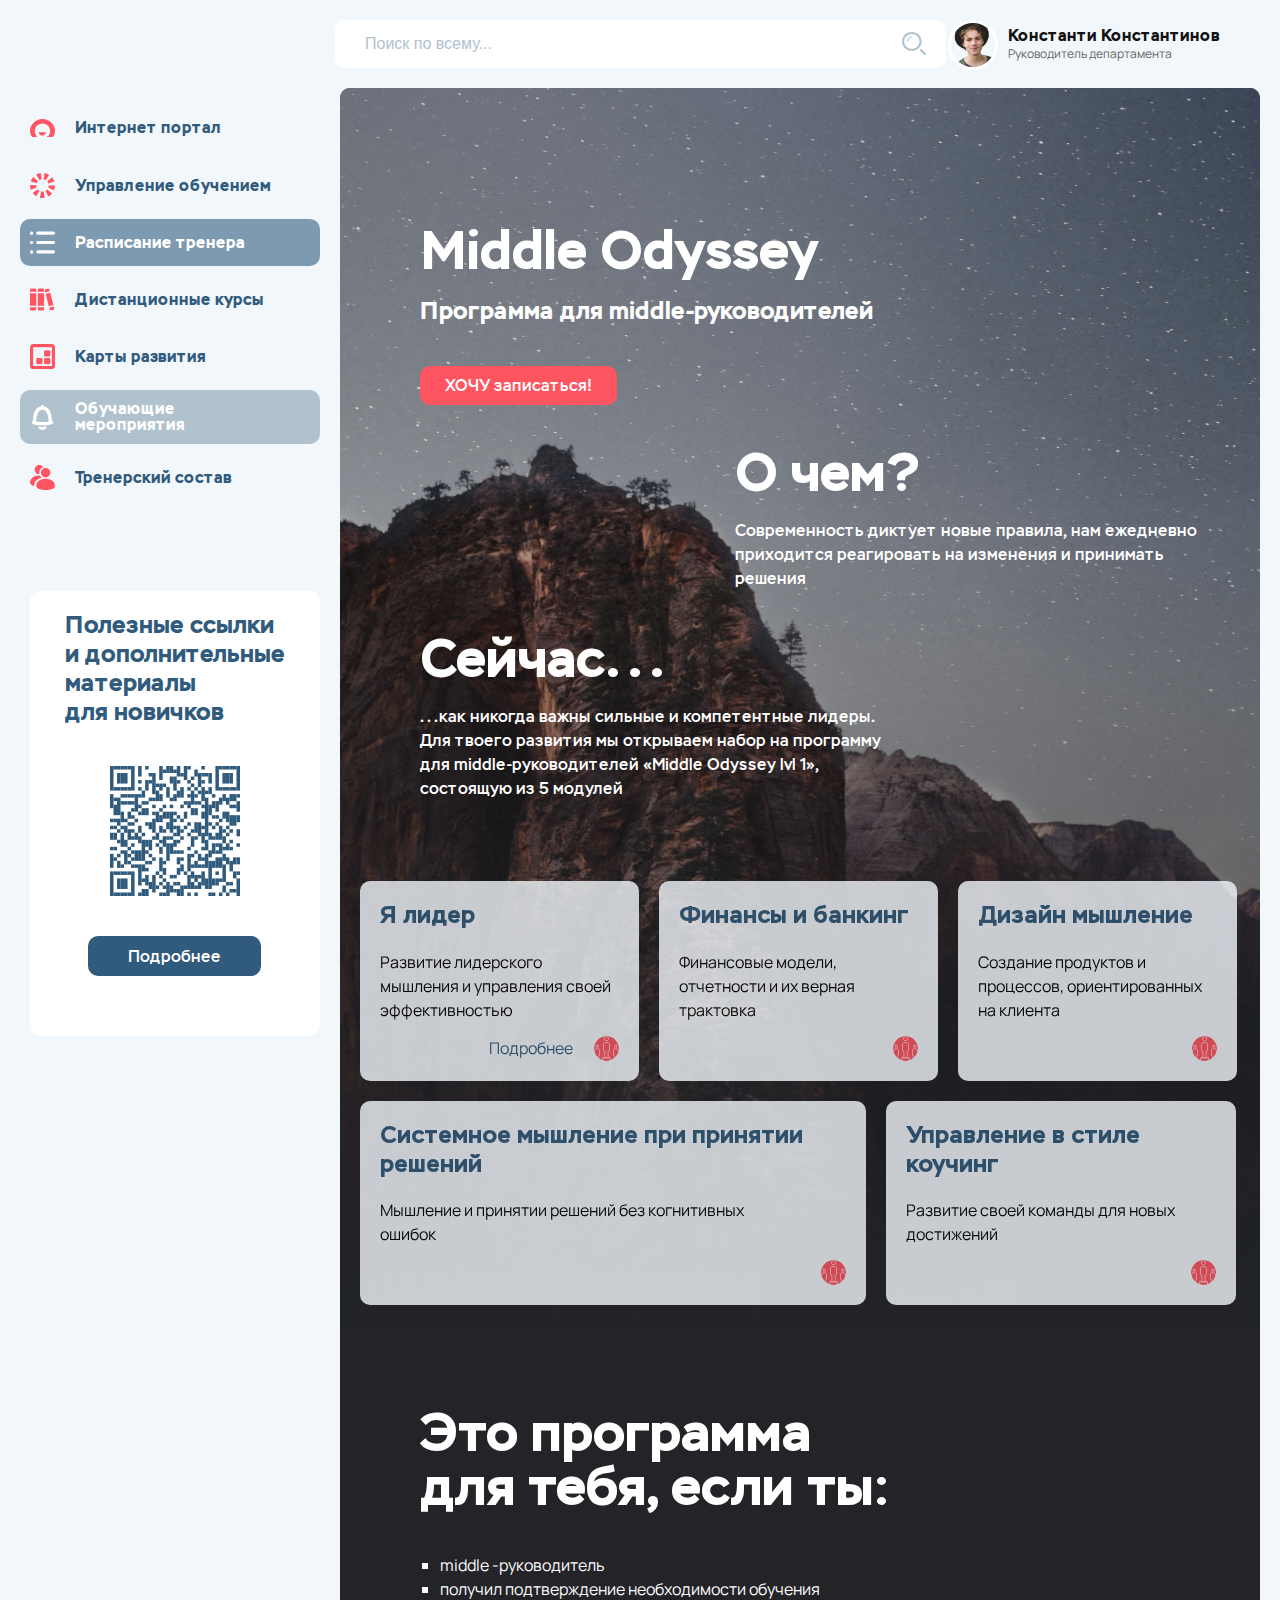
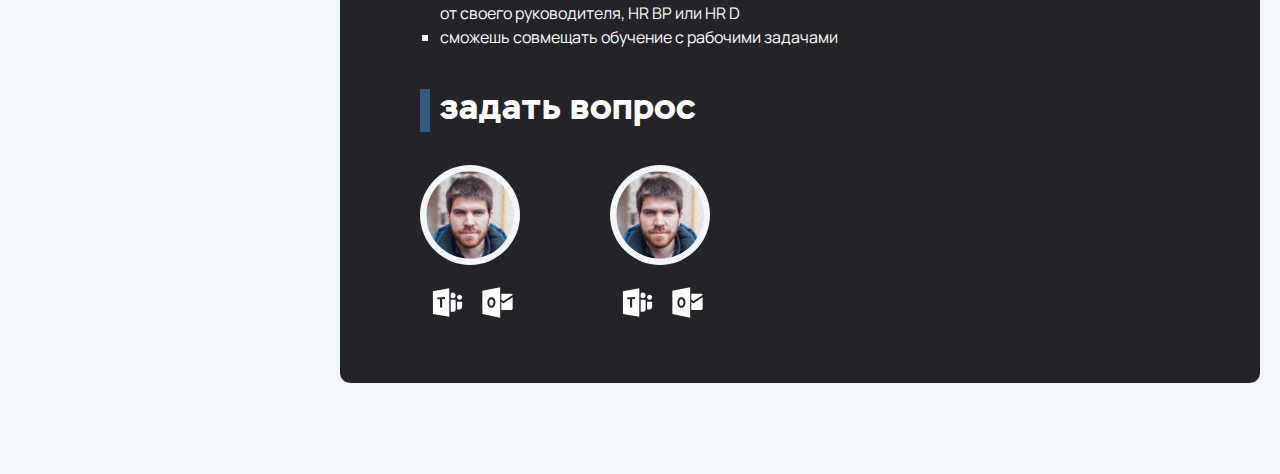
<file: index.html>
<!doctype html>
<html lang="ru">
<head>
    <meta charset="UTF-8">
    <meta name="viewport" content="width=device-width, user-scalable=no, initial-scale=1.0, maximum-scale=1.0, minimum-scale=1.0">
    <meta http-equiv="X-UA-Compatible" content="ie=edge">
    <link rel="stylesheet" href="assets/css/style.css">
    <title>Главная</title>
</head>
<body>

    <header class="header">
        <div class="container">
            <div class="header__inner">
                <div class="header__search">
                    <form class="search-form" role="search">
                        <input class="search-form-label" id="search" placeholder="Поиск по всему..." type="search">
                        <button class="search-form-button">
                            <img src="assets/images/svg/search-1.svg" alt="">
                        </button>
                    </form>
                </div> <!-- header__search -->
                <div class="header__profile">
                    <div class="header__profile_img">
                        <img src="assets/images/foto.png" alt="">
                    </div>
                    <div class="header__profile-inner">
                        <div class="header__profile_name">Константи Константинов</div>
                        <div class="header__profile_post">Руководитель департамента</div>
                    </div>
                </div> <!-- header__profile -->
            </div> <!-- header__inner -->
        </div> <!-- container -->
    </header>
	
	<div class="burger__menu">
		<img class="burger__menu-img" src="assets/images/svg/hamburger_menu.svg" alt="">
	</div>

    <div class="container">
        <div class="wrapper">
            <aside class="aside">
                <div class="aside__block">
                    <div class="aside__block-item">
                        <img class="aside__block-item_img" src="assets/images/svg/homeletter.svg" alt="">
                        <a class="aside__block-item_text" href="#">Интернет портал</a>
                    </div>
                    <div class="aside__block-item">
                        <img class="aside__block-item_img" src="assets/images/svg/Icon-staging.svg" alt="">
                        <a class="aside__block-item_text" href="#">Управление обучением</a>
                    </div>
                    <div class="aside__block-item hover">
                        <img class="aside__block-item_img" src="assets/images/svg/Icon-list-ul.svg" alt="">
                        <a class="aside__block-item_text" href="#">Расписание тренера</a>
                    </div>
                    <div class="aside__block-item">
                        <img class="aside__block-item_img" src="assets/images/svg/Icon-books.svg" alt="">
                        <a class="aside__block-item_text" href="#">Дистанционные курсы</a>
                    </div>
                    <div class="aside__block-item">
                        <img class="aside__block-item_img" src="assets/images/svg/Icon-box-container.svg" alt="">
                        <a class="aside__block-item_text" href="#">Карты развития</a>
                    </div>
                    <div class="aside__block-item current">
                        <img class="aside__block-item_img" src="assets/images/svg/Icon-bell-on.svg" alt="">
                        <a class="aside__block-item_text" href="events.html">Обучающие мероприятия</a>
                    </div>
                    <div class="aside__block-item">
                        <img class="aside__block-item_img" src="assets/images/svg/users.svg" alt="">
                        <a class="aside__block-item_text" href="#">Тренерский состав</a>
                    </div>
                </div> <!-- aside__block -->
                <div class="qr">
                    <div class="qr__title">Полезные ссылки <br> и дополнительные <br> материалы <br> для новичков</div>
                    <img class="qr__img" src="assets/images/svg/QR.svg" width="130" alt="">
                    <button class="qr__button">Подробнее</button>
                </div>
            </aside>

            <div class="main-wrapper">
                <main class="main">
                    <div class="main__inner">
                        <section class="main__inner_block">
                            <div class="main__inner_block-title">Middle Odyssey</div>
                            <div class="main__inner_block-subtitle">Программа для middle-руководителей</div>
                            <div class="button-wrapper">
                                <button class="button-red">ХОЧУ записаться!</button>
                            </div>
                        </section>
                        <section class="main__inner_block block-right">
                            <div class="main__inner_block-title">О чем?</div>
                            <div class="main__inner_block-text">Современность диктует новые правила, нам ежедневно приходится реагировать на изменения и принимать решения</div>
                        </section>
                        <section class="main__inner_block">
                            <div class="main__inner_block-title">Сейчас...</div>
                            <div class="main__inner_block-text">...как никогда важны сильные и компетентные лидеры. <br> Для твоего развития мы открываем набор на программу
                                <br> для middle-руководителей «Middle Odyssey lvl 1», <br> состоящую из 5 модулей</div>
                        </section>
                    </div>
                    <div class="main__cards">
                        <div class="main__cards__card">
                            <div class="main__cards__card_inner">
                                <div class="main__cards__card_title">Я лидер</div>
                                <div class="main__cards__card_text">Развитие лидерского мышления и управления своей эффективностью</div>
                                <div class="main__cards__card_footer">
                                    <a class="main__cards__card_link" href="#">Подробнее</a>
                                    <img src="assets/images/svg/red-elipse.svg" alt="">
                                </div>
                            </div>
                        </div> <!-- main__cards__card -->
                        <div class="main__cards__card">
                            <div class="main__cards__card_inner">
                                <div class="main__cards__card_title">Финансы и банкинг</div>
                                <div class="main__cards__card_text">Финансовые модели, отчетности и их верная трактовка</div>
                                <div class="main__cards__card_footer">
                                    <img src="assets/images/svg/red-elipse.svg" alt="">
                                </div>
                            </div>
                        </div> <!-- main__cards__card -->
                        <div class="main__cards__card">
                            <div class="main__cards__card_inner">
                                <div class="main__cards__card_title">Дизайн мышление</div>
                                <div class="main__cards__card_text">Создание продуктов и процессов, ориентированных на клиента
                                </div>
                                <div class="main__cards__card_footer">
                                    <img src="assets/images/svg/red-elipse.svg" alt="">
                                </div>
                            </div>
                        </div> <!-- main__cards__card -->
                        <div class="main__cards__card card-60">
                            <div class="main__cards__card_inner">
                                <div class="main__cards__card_title">Системное мышление при принятии решений</div>
                                <div class="main__cards__card_text">Мышление и принятии решений без когнитивных <br> ошибок</div>
                                <div class="main__cards__card_footer">
                                    <img src="assets/images/svg/red-elipse.svg" alt="">
                                </div>
                            </div>
                        </div> <!-- main__cards__card -->
                        <div class="main__cards__card card-40">
                            <div class="main__cards__card_inner">
                                <div class="main__cards__card_title">Управление в стиле коучинг</div>
                                <div class="main__cards__card_text">Развитие своей команды для новых достижений</div>
                                <div class="main__cards__card_footer">
                                    <img src="assets/images/svg/red-elipse.svg" alt="">
                                </div>
                            </div>
                        </div> <!-- main__cards__card -->
                    </div> <!-- main__cards -->
                </main>
	
				<section class="info">
					<div class="info__title">Это программа <br> для тебя, если ты:</div>
					<ul class="list info__list">
						<li>middle -руководитель</li>
						<li>получил подтверждение необходимости обучения <br> от своего руководителя, HR BP или HR D</li>
						<li>сможешь совмещать обучение с рабочими задачами</li>
					</ul>
				</section>
				
                <footer class="footer">
                    <div class="footer__inner">
                        <h2 class="footer__subtitle">задать вопрос</h2>
                        <div class="footer__icons">
                            <div class="footer__icons_block">
                                <img class="footer__icons_photo" src="assets/images/svg/foto.svg" alt="">
                                <div class="footer__icons_inner">
                                    <img class="footer__icons_icon" src="assets/images/svg/bxl_microsoft-teams.svg" alt="">
                                    <img class="footer__icons_icon" src="assets/images/svg/vscode-icons_file-type-outlook.svg" alt="">
                                </div>
                            </div>
                            <div class="footer__icons_block">
                                <img class="footer__icons_photo" src="assets/images/svg/foto.svg" alt="">
                                <div class="footer__icons_inner">
                                    <img class="footer__icons_icon" src="assets/images/svg/bxl_microsoft-teams.svg" alt="">
                                    <img class="footer__icons_icon" src="assets/images/svg/vscode-icons_file-type-outlook.svg" alt="">
                                </div>
                            </div>
                        </div>
                    </div> <!-- footer__inner -->
                </footer>
            </div> <!--- main-wrapper --->
        </div> <!--- wrapper --->
    </div> <!-- container -->

</body>
</html>
</file>
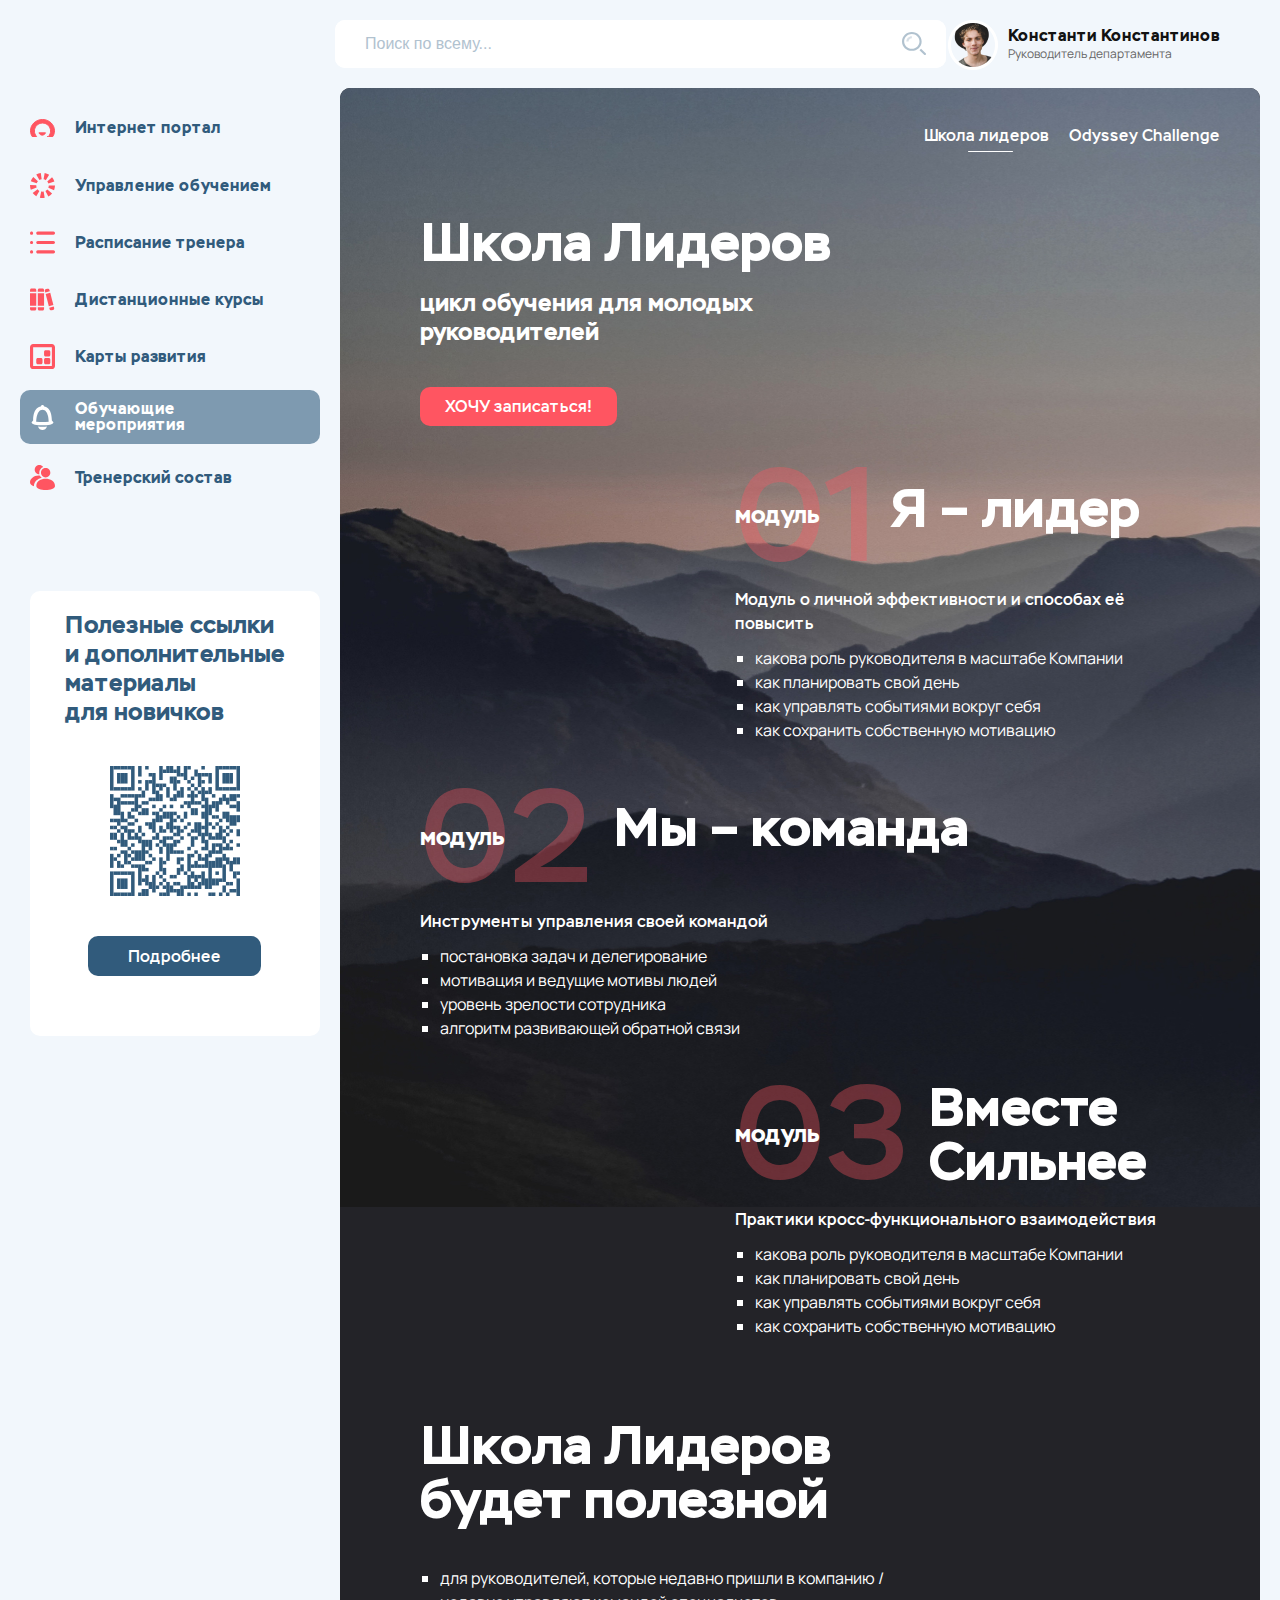
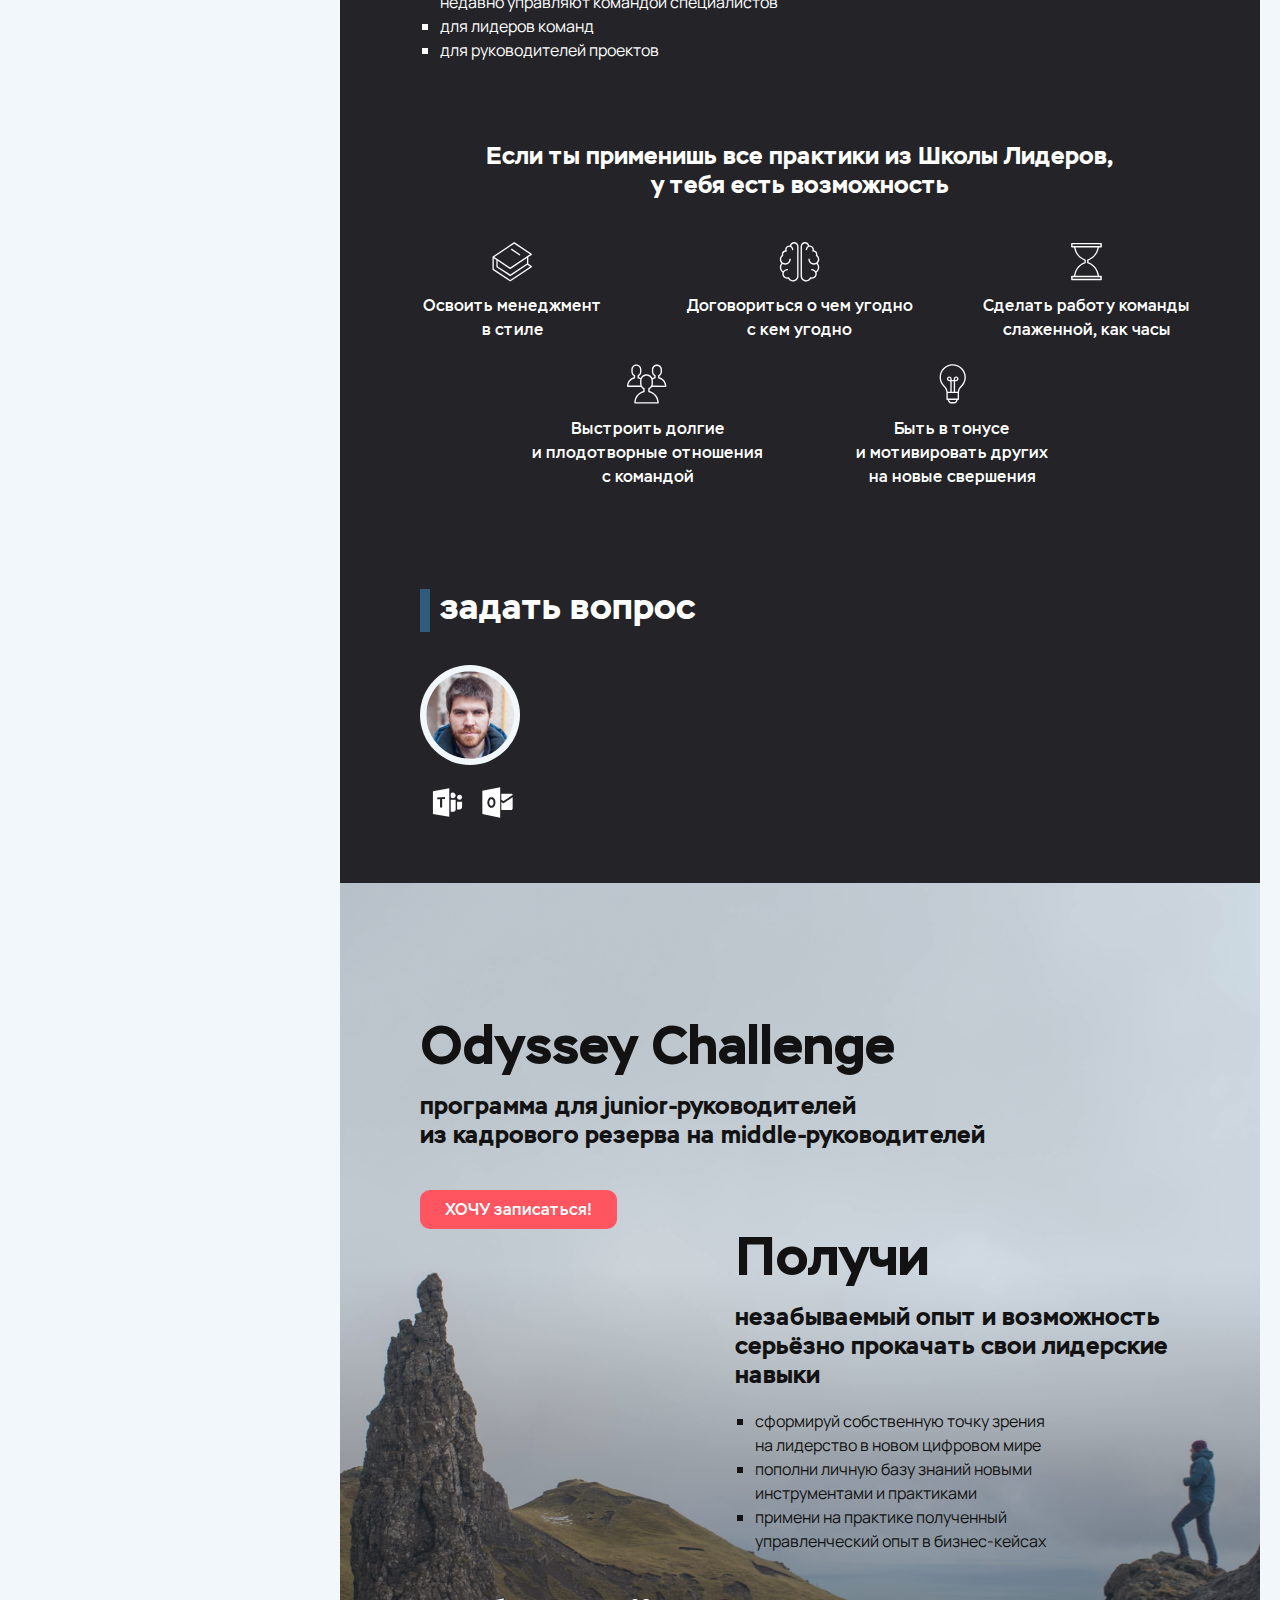
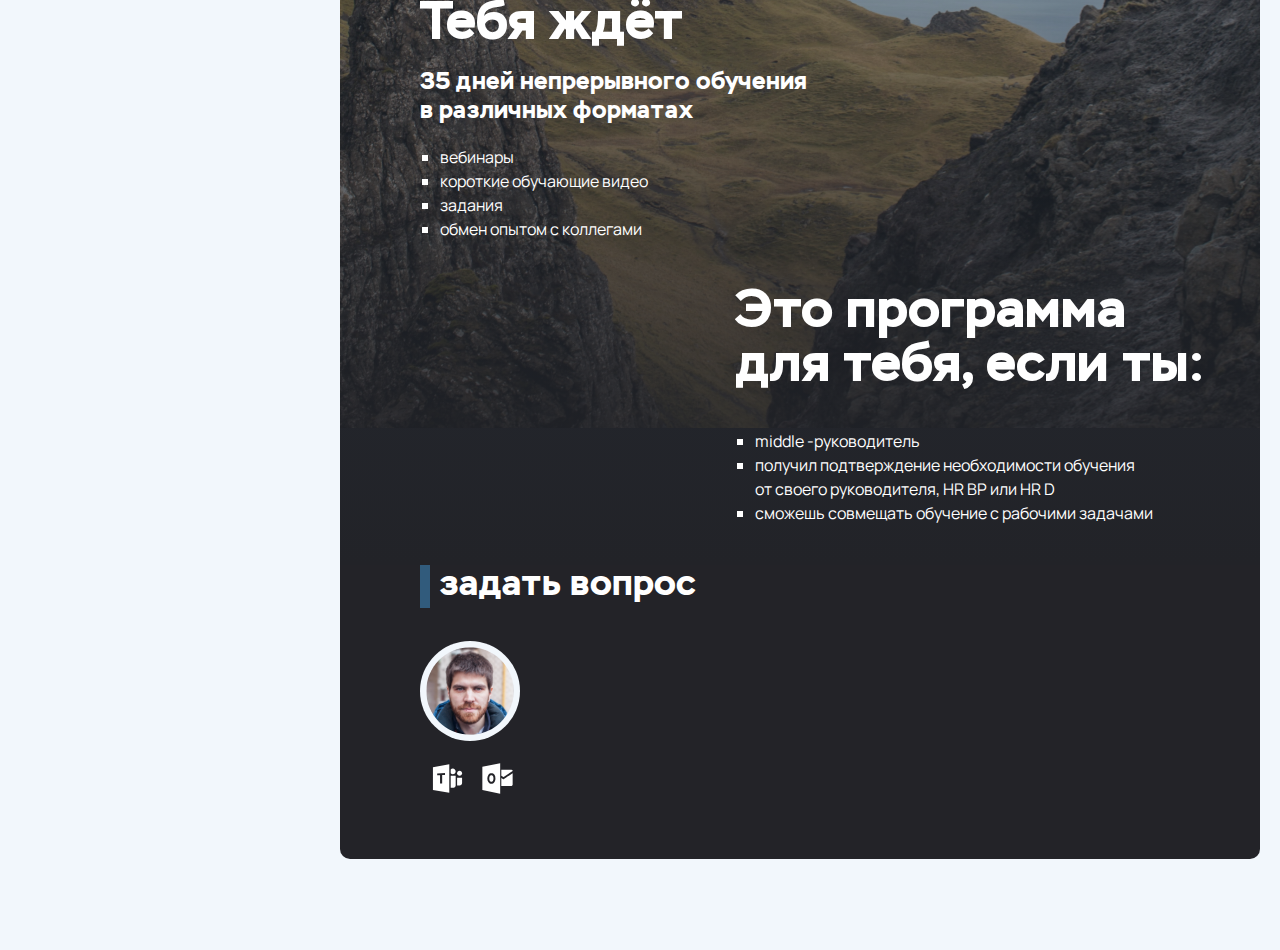
<file: events.html>
<!doctype html>
<html lang="ru">
<head>
	<meta charset="UTF-8">
	<meta name="viewport" content="width=device-width, user-scalable=no, initial-scale=1.0, maximum-scale=1.0, minimum-scale=1.0">
	<meta http-equiv="X-UA-Compatible" content="ie=edge">
	<link rel="stylesheet" href="assets/css/style.css">
	<title>Мероприятия</title>
</head>
<body>

	<header class="header">
		<div class="container">
			<div class="header__inner">
				<div class="header__search">
					<form class="search-form" role="search">
						<input class="search-form-label" id="search" placeholder="Поиск по всему..." type="search">
						<button class="search-form-button">
							<img src="assets/images/svg/search-1.svg" alt="">
						</button>
					</form>
				</div> <!-- header__search -->
				<div class="header__profile">
					<div class="header__profile_img">
						<img src="assets/images/foto.png" alt="">
					</div>
					<div class="header__profile-inner">
						<div class="header__profile_name">Константи Константинов</div>
						<div class="header__profile_post">Руководитель департамента</div>
					</div>
				</div> <!-- header__profile -->
			</div> <!-- header__inner -->
		</div> <!-- container -->
	</header>
	
	<div class="container">
		<div class="wrapper">
			<aside class="aside">
				<div class="aside__block">
					<div class="aside__block-item">
						<img class="aside__block-item_img" src="assets/images/svg/homeletter.svg" alt="">
						<a class="aside__block-item_text" href="#">Интернет портал</a>
					</div>
					<div class="aside__block-item">
						<img class="aside__block-item_img" src="assets/images/svg/Icon-staging.svg" alt="">
						<a class="aside__block-item_text" href="#">Управление обучением</a>
					</div>
					<div class="aside__block-item">
						<img class="aside__block-item_img" src="assets/images/svg/Icon-list-ul_events.svg" alt="">
						<a class="aside__block-item_text" href="#">Расписание тренера</a>
					</div>
					<div class="aside__block-item">
						<img class="aside__block-item_img" src="assets/images/svg/Icon-books.svg" alt="">
						<a class="aside__block-item_text" href="#">Дистанционные курсы</a>
					</div>
					<div class="aside__block-item">
						<img class="aside__block-item_img" src="assets/images/svg/Icon-box-container.svg" alt="">
						<a class="aside__block-item_text" href="#">Карты развития</a>
					</div>
					<div class="aside__block-item hover">
						<img class="aside__block-item_img" src="assets/images/svg/Icon-bell-on.svg" alt="">
						<a class="aside__block-item_text" href="#">Обучающие мероприятия</a>
					</div>
					<div class="aside__block-item">
						<img class="aside__block-item_img" src="assets/images/svg/users.svg" alt="">
						<a class="aside__block-item_text" href="#">Тренерский состав</a>
					</div>
				</div> <!-- aside__block -->
				<div class="qr">
					<div class="qr__title">Полезные ссылки <br> и дополнительные <br> материалы <br> для новичков</div>
					<img class="qr__img" src="assets/images/svg/QR.svg" width="130" alt="">
					<button class="qr__button">Подробнее</button>
				</div>
			</aside>
			
			<div class="main-wrapper">
				<main class="main main-events">
					<div class="main__head_links">
						<div class="main__head_links-wrapper">
							<a class="main__head_links-wrapper_link active" href="">Школа лидеров</a>
						</div>
						<div class="main__head_links-wrapper">
							<a class="main__head_links-wrapper_link" href="">Odyssey Challenge</a>
						</div>
					</div>
					<div class="main__inner events-main__inner">
						<section class="main__inner_block">
							<div class="main__inner_block-title">Школа Лидеров </div>
							<div class="main__inner_block-subtitle">цикл обучения для молодых <br> руководителей</div>
							<div class="button-wrapper">
								<button class="button-red">ХОЧУ записаться!</button>
							</div>
						</section>
						<section class="main__inner_block block-right">
							<div class="main__inner_block-events">
								<div class="main__inner_block-events-decor">модуль</div>
								<div class="main__inner_block-title main__inner_block-title_events">Я – лидер</div>
							</div>
							<div class="main__inner_block-text main__inner_block-text_events">Модуль о личной эффективности и способах её повысить </div>
							<ul class="list main__events-list">
								<li>какова роль руководителя в масштабе Компании</li>
								<li>как планировать свой день</li>
								<li>как управлять событиями вокруг себя</li>
								<li>как сохранить собственную мотивацию</li>
							</ul>
						</section>
						<section class="main__inner_block">
							<div class="main__inner_block-events">
								<div class="main__inner_block-events-decor decor-2">модуль</div>
								<div class="main__inner_block-title main__inner_block-title_events">Мы – команда</div>
							</div>
							<div class="main__inner_block-text main__inner_block-text_events">Инструменты управления своей командой </div>
							<ul class="list main__events-list">
								<li>постановка задач и делегирование</li>
								<li>мотивация и ведущие мотивы людей</li>
								<li>уровень зрелости сотрудника</li>
								<li>алгоритм развивающей обратной связи</li>
							</ul>
						</section>
						<section class="main__inner_block block-right">
							<div class="main__inner_block-events">
								<div class="main__inner_block-events-decor decor-3">модуль</div>
								<div class="main__inner_block-title main__inner_block-title_events main__inner_block-title_decor">Вместе <br>Сильнее</div>
							</div>
							<div class="main__inner_block-text main__inner_block-text_events">Практики кросс-функционального взаимодействия </div>
							<ul class="list main__events-list">
								<li>какова роль руководителя в масштабе Компании</li>
								<li>как планировать свой день</li>
								<li>как управлять событиями вокруг себя</li>
								<li>как сохранить собственную мотивацию</li>
							</ul>
						</section>
					</div> <!-- main__inner -->
					
					<section class="info">
						<div class="info__title">Школа Лидеров <br>будет полезной</div>
						<ul class="list info__list">
							<li>для руководителей, которые недавно пришли в компанию / <br>недавно управляют командой специалистов </li>
							<li>для лидеров команд </li>
							<li>для руководителей проектов</li>
						</ul>
					</section>
					
					<div class="advantages">
						<div class="advantages__title">
							Если ты применишь все практики из Школы Лидеров, <br>у тебя есть возможность
						</div>
						<div class="advantages__inner">
							<div class="advantages__item">
								<img class="advantages__img" src="assets/images/svg/advn-book.svg" alt="">
								<div class="advantages__text">Освоить менеджмент <br> в стиле</div>
							</div>
							<div class="advantages__item">
								<img class="advantages__img" src="assets/images/svg/advn-brain.svg" alt="">
								<div class="advantages__text">Договориться о чем угодно <br>	 с кем угодно</div>
							</div>
							<div class="advantages__item">
								<img class="advantages__img" src="assets/images/svg/advn-clock.svg" alt="">
								<div class="advantages__text">Сделать работу команды <br> слаженной, как часы</div>
							</div>
							<div class="advantages__item width-50">
								<img class="advantages__img" src="assets/images/svg/advn-society.svg" alt="">
								<div class="advantages__text">Выстроить долгие <br> и плодотворные отношения <br> с командой
								</div>
							</div>
							<div class="advantages__item width-50">
								<img class="advantages__img" src="assets/images/svg/advn-lamp.svg" alt="">
								<div class="advantages__text">Быть в тонусе <br> и мотивировать других <br> на новые свершения</div>
							</div>
						</div>
					</div> <!-- advantages -->
				</main>
				
				<footer class="footer footer__events">
					<div class="footer__inner">
						<h2 class="footer__subtitle">задать вопрос</h2>
						<div class="footer__icons">
							<div class="footer__icons_block">
								<img class="footer__icons_photo" src="assets/images/svg/foto.svg" alt="">
								<div class="footer__icons_inner">
									<img class="footer__icons_icon" src="assets/images/svg/bxl_microsoft-teams.svg" alt="">
									<img class="footer__icons_icon" src="assets/images/svg/vscode-icons_file-type-outlook.svg" alt="">
								</div>
							</div>
						</div>
					</div> <!-- footer__inner -->
				</footer>
				
				<div class="main contentInfo">
					<div class="main__inner contentInfo__inner">
						<section class="main__inner_block contentInfo__inner_block">
							<div class="main__inner_block-title">Odyssey Challenge</div>
							<div class="main__inner_block-subtitle">программа для junior-руководителей <br>из кадрового резерва на middle-руководителей</div>
							<div class="button-wrapper">
								<button class="button-red">ХОЧУ записаться!</button>
							</div>
						</section>
						<section class="main__inner_block block-right contentInfo__inner_block-right">
							<div class="main__inner_block-title">Получи</div>
							<div class="main__inner_block-subtitle contentInfo-subtitle">незабываемый опыт и возможность <br>серьёзно прокачать свои лидерские <br>навыки</div>
							<ul class="list info__list">
								<li>сформируй собственную точку зрения <br>на лидерство в новом цифровом мире</li>
								<li>пополни личную базу знаний новыми <br>инструментами и практиками</li>
								<li>примени на практике полученный <br>управленческий опыт в бизнес-кейсах</li>
							</ul>
						</section>
						<section class="main__inner_block">
							<div class="main__inner_block-title">Тебя ждёт</div>
							<div class="main__inner_block-subtitle contentInfo-subtitle">35 дней непрерывного обучения <br> в различных форматах</div>
							<ul class="list info__list">
								<li>вебинары</li>
								<li>короткие обучающие видео</li>
								<li>задания</li>
								<li>обмен опытом с коллегами</li>
							</ul>
						</section>
						<section class="main__inner_block block-right">
							<div class="main__inner_block-title contentInfo__inner_block-title">Это программа <br>для тебя, если ты:</div>
							<ul class="list info__list">
								<li>middle -руководитель</li>
								<li>получил подтверждение необходимости обучения <br>от своего руководителя, HR BP или HR D</li>
								<li>сможешь совмещать обучение с рабочими задачами</li>
							</ul>
						</section>
					</div>
				</div>
				
				<footer class="footer footer__events">
					<div class="footer__inner">
						<h2 class="footer__subtitle contentInfo__footer_subtitle">задать вопрос</h2>
						<div class="footer__icons">
							<div class="footer__icons_block">
								<img class="footer__icons_photo" src="assets/images/svg/foto.svg" alt="">
								<div class="footer__icons_inner">
									<img class="footer__icons_icon" src="assets/images/svg/bxl_microsoft-teams.svg" alt="">
									<img class="footer__icons_icon" src="assets/images/svg/vscode-icons_file-type-outlook.svg" alt="">
								</div>
							</div>
						</div>
					</div> <!-- footer__inner -->
				</footer>
				
			</div> <!--- main-wrapper --->
		</div> <!--- wrapper --->
	</div> <!-- container -->

</body>
</html>
</file>
<file: assets/css/style.css>
* {
  padding: 0;
  margin: 0;
  border: 0;
}

*,
*:before,
*:after {
  -webkit-box-sizing: border-box;
  -moz-box-sizing: border-box;
  box-sizing: border-box;
}

:focus,
:active {
  outline: none;
}

a:focus,
a:active {
  outline: none;
}

nav,
footer,
header,
aside {
  display: block;
}

html,
body {
  line-height: 1;
  font-size: 16px;
  font-width: 400;
  -ms-text-size-adjust: 100%;
  -moz-text-size-adjust: 100%;
  -webkit-text-size-adjust: 100%;
  font-family: "Stem", sans-serif;
  background-color: #F2F7FC;
}

img, picture, video, canvas, svg {
  display: block;
  max-width: 100%;
}

input,
button,
textarea {
  font-family: inherit;
}

input::-ms-clear {
  display: none;
}

button {
  cursor: pointer;
}

button::-moz-focus-inner {
  padding: 0;
  border: 0;
}

a,
a:visited {
  text-decoration: none;
  color: inherit;
}

a:hover {
  text-decoration: none;
}

h1, h2, h3, h4, h5, h6 {
  font-size: inherit;
  margin: 0;
}

ul {
  list-style-type: square;
}

/*blocks*/
.header {
  margin: 20px 0 20px 0;
}
.header__inner {
  display: flex;
  justify-content: space-between;
  margin-left: 315px;
}
.header__search {
  display: flex;
  width: 66%;
}
.header__profile {
  position: relative;
  display: flex;
  align-items: center;
  margin-right: 40px;
}
.header__profile-inner {
  margin-left: 60px;
}
.header__profile_img {
  position: absolute;
  left: 0;
  top: 0;
  z-index: 1;
}
.header__profile_name {
  color: #121212;
  font-weight: 700;
  font-family: "Stem", sans-serif;
}
.header__profile_post {
  margin-top: 4px;
  font-size: 12px;
  font-weight: 400;
  color: #666666;
  font-family: "Manrope", sans-serif;
}

.search-form {
  display: flex;
  width: 100%;
  justify-content: space-between;
  background-color: white;
  border-radius: 10px;
}
.search-form-label {
  padding: 12px 0 12px 30px;
  border-radius: 10px;
  width: 100%;
}
.search-form-button {
  background-color: white;
  border-radius: 10px;
  padding: 12px 20px 13px 0;
}

input::placeholder {
  color: #B1C2CF;
  font-family: "Open Sans", sans-serif;
  font-size: 16px;
  font-weight: 400;
}

.burger__menu {
  display: none;
  padding: 25px 20px 35px 0;
}

.main {
  max-width: 925px;
  border-radius: 10px 10px 0 0;
  background-repeat: no-repeat;
  background-image: linear-gradient(180deg, rgba(49, 91, 124, 0.02) 35.84%, #222328 100%), url(../images/main-img.jpg);
}
.main.main-events {
  max-width: 925px;
  border-radius: 10px 10px 0 0;
  background-repeat: no-repeat;
  background-image: url(../images/events-img.jpg);
}
.main.contentInfo {
  max-width: 925px;
  border-radius: 10px 10px 0 0;
  background-repeat: no-repeat;
  background-image: linear-gradient(180deg, rgba(49, 91, 124, 0.2) 30%, #222328 100%), url(../images/main-img-2.jpg);
  border-radius: 0;
}
.main-wrapper {
  background-color: #232328;
  border-radius: 10px 10px 10px 10px;
}
.main__head_links {
  display: flex;
  justify-content: flex-end;
  color: white;
  font-weight: 500;
  padding: 40px 20px 0 0;
}
.main__head_links-wrapper {
  margin-right: 20px;
}
.main__head_links-wrapper_link {
  position: relative;
}
.main__head_links-wrapper_link:hover::before, .main__head_links-wrapper_link:active::before {
  content: "";
  position: absolute;
  bottom: -7px;
  left: 35%;
  z-index: 1;
  width: 45px;
  height: 1px;
  border-radius: 1px;
  display: block;
  background-color: white;
}
.main__head_links-wrapper_link.active::before {
  content: "";
  position: absolute;
  bottom: -7px;
  left: 35%;
  z-index: 1;
  width: 45px;
  height: 1px;
  border-radius: 1px;
  display: block;
  background-color: white;
}
.main__inner {
  display: flex;
  flex-direction: column;
  padding: 135px 55px 40px 80px;
}
.main__inner.events-main__inner {
  padding: 71px 55px 40px 80px;
}
.main__inner.contentInfo__inner {
  border-radius: 0 0 10px 10px;
  padding: 135px 55px 0 80px;
}
.main__inner_block {
  display: flex;
  flex-direction: column;
  color: white;
  margin-bottom: 40px;
}
.main__inner_block.contentInfo__inner_block {
  color: #121212;
  margin-bottom: 0;
}
.main__inner_block.contentInfo__inner_block-right {
  color: #121212;
  margin-bottom: 40px;
}
.main__inner_block-title {
  font-size: 54px;
  margin-bottom: 20px;
}
.main__inner_block-title.main__inner_block-title_events {
  margin-bottom: 38px;
}
.main__inner_block-title.main__inner_block-title_decor {
  margin-bottom: 20px;
}
.main__inner_block-title.contentInfo__inner_block-title {
  margin-bottom: 40px;
}
.main__inner_block-subtitle {
  font-size: 24px;
  line-height: 1.2;
  margin-bottom: 40px;
}
.main__inner_block-subtitle.contentInfo-subtitle {
  margin-bottom: 20px;
}
.main__inner_block-text {
  font-size: 16px;
  font-weight: 500;
  line-height: 1.5;
}
.main__inner_block-text.main__inner_block-text_events {
  margin-bottom: 10px;
}
.main__inner_block-events {
  display: flex;
  align-items: center;
}
.main__inner_block-events-decor {
  font-size: 24px;
  position: relative;
  z-index: 2;
  padding: 37px 70px 61px 0;
}
.main__inner_block-events-decor::before {
  content: "01";
  position: absolute;
  bottom: 5%;
  left: 0;
  z-index: -1;
  display: block;
  opacity: 0.35;
  font-size: 133px;
  font-weight: 500;
  color: #FF5561;
}
.main__inner_block-events-decor.decor-2 {
  padding: 43px 108px 61px 0;
}
.main__inner_block-events-decor.decor-2::before {
  content: "02";
  position: absolute;
  bottom: 5%;
  left: 0;
  z-index: -1;
  display: block;
  opacity: 0.35;
  font-size: 133px;
  font-weight: 500;
  color: #FF5561;
}
.main__inner_block-events-decor.decor-3 {
  padding: 40px 108px 60px 0;
}
.main__inner_block-events-decor.decor-3::before {
  content: "03";
  position: absolute;
  bottom: 5%;
  left: 0;
  z-index: -1;
  display: block;
  opacity: 0.35;
  font-size: 133px;
  font-weight: 500;
  color: #FF5561;
}
.main__cards {
  display: flex;
  flex-wrap: wrap;
  margin-bottom: 80px;
}
.main__cards__card {
  width: 30.333333%;
  background-color: #f2f7fc;
  opacity: 0.8;
  border-radius: 10px;
  padding: 20px;
  margin: 0 20px 20px 20px;
}
.main__cards__card.card-60 {
  width: 55%;
  margin: 0 20px 20px 20px;
}
.main__cards__card.card-40 {
  width: 38%;
  margin: 0 20px 20px 0;
}
.main__cards__card:nth-child(2) {
  margin: 0 0 20px 0;
}
.main__cards__card_title {
  color: #315B7C;
  font-size: 24px;
  line-height: 1.2;
}
.main__cards__card_text {
  font-family: "Manrope", sans-serif;
  font-weight: 400;
  font-size: 16px;
  line-height: 1.5;
  margin: 20px 0 14px 0;
}
.main__cards__card_footer {
  display: flex;
  align-items: center;
  justify-content: flex-end;
}
.main__cards__card_link {
  font-family: "Manrope", sans-serif;
  font-weight: 400;
  font-size: 16px;
  color: #315B7C;
  margin-right: 21px;
}

.button-red {
  background-color: #FF5561;
  color: white;
  font-size: 16px;
  font-weight: 500;
  display: block;
  padding: 10px 25px;
  border-radius: 10px;
}

.block-right {
  margin-left: 315px;
  text-align: start;
}

@media (max-width: 1220px) {
  .main__cards__card {
    width: 100%;
  }
  .main__cards__card:nth-child(2) {
    margin: 0 20px 20px 20px;
  }
  .main__cards__card:nth-child(5) {
    margin: 0 20px 20px 20px;
  }
  .main__cards__card.card-60 {
    width: 100%;
  }
  .main__cards__card.card-40 {
    width: 100%;
  }
  .block-right {
    margin-left: 0;
  }
}
@media (max-width: 769px) {
  .header, .aside {
    display: none;
  }
  .burger__menu {
    display: block;
  }
  .burger__menu-img {
    margin-left: auto;
  }
  .main-wrapper {
    border-radius: 0;
  }
  .wrapper {
    flex-direction: column;
  }
  .main {
    border-radius: 0;
  }
}
@media (max-width: 551px) {
  .main__inner {
    padding: 40px 36px 0 20px;
  }
  .main__inner_block-title {
    font-size: 36px;
  }
}
.aside {
  margin: 20px 20px 0 0;
}
.aside__block {
  display: flex;
  flex-direction: column;
  margin-bottom: 80px;
}
.aside__block-item {
  display: flex;
  align-items: center;
  font-weight: 400;
  color: #315B7C;
  padding: 11px 32px 11px 10px;
  border-radius: 10px;
  margin-bottom: 10px;
}
.aside__block-item:hover {
  background-color: #7E9AB0;
  color: white;
  cursor: pointer;
}
.aside__block-item:first-child {
  padding: 11px 32px 15px 10px;
}
.aside__block-item_img {
  margin-right: 20px;
}

.current {
  background-color: #B1C2CF;
  color: white;
}

.hover {
  background-color: #7E9AB0;
  color: white;
}

.qr {
  display: flex;
  flex-direction: column;
  align-items: center;
  background-color: white;
  border-radius: 10px;
  padding: 20px 20px 0 20px;
  margin-left: 10px;
}
.qr__title {
  color: #315B7C;
  font-size: 24px;
  line-height: 1.2;
}
.qr__img {
  margin: 40px 0 40px 0;
}
.qr__button {
  background-color: #315B7C;
  border-radius: 10px;
  color: white;
  font-weight: 500;
  font-size: 16px;
  padding: 11px 40px 10px 40px;
  margin-bottom: 60px;
}

.info {
  padding-left: 80px;
  color: white;
}
.info__title {
  font-size: 54px;
  font-weight: bold;
  margin-bottom: 40px;
}

.list {
  font-family: "Manrope", sans-serif;
  font-weight: normal;
  line-height: 1.5;
  padding-left: 20px;
}

@media (max-width: 547px) {
  .info {
    padding: 0 20px;
  }
  .info__title {
    font-size: 36px;
  }
  .info__list {
    font-size: 12px;
  }
}
.footer {
  color: white;
  border-radius: 0 0 10px 10px;
  padding: 0 0 63px 80px;
}
.footer__subtitle {
  font-size: 36px;
  position: relative;
  padding-left: 20px;
  margin: 40px 0 40px 0;
}
.footer__subtitle.contentInfo__footer_subtitle {
  margin: 0 0 40px 0;
}
.footer__subtitle::before {
  content: "";
  display: block;
  position: absolute;
  top: 0;
  left: 0;
  z-index: 1;
  background-color: #315B7C;
  height: 43px;
  width: 10px;
}
.footer__icons {
  display: flex;
}
.footer__icons_block {
  margin-right: 80px;
}
.footer__icons_inner {
  display: flex;
  margin: 20px 0 0 10px;
}
.footer__icons_icon {
  margin-right: 15px;
}

@media (max-width: 547px) {
  .footer {
    padding: 20px 20px 80px 20px;
  }
  .footer__icons_block {
    margin: 0 auto;
  }
}
.advantages {
  margin: 80px 0;
  color: white;
}
.advantages__title {
  text-align: center;
  font-size: 24px;
  line-height: 1.2;
  color: white;
  margin-bottom: 40px;
}
.advantages__inner {
  display: flex;
  justify-content: space-between;
  flex-wrap: wrap;
  padding: 0 30px;
}
.advantages__item {
  width: 33.33333%;
  text-align: center;
  margin-bottom: 20px;
}
.advantages__item:nth-child(2) {
  padding: 0 20px;
}
.advantages__item:nth-child(4) {
  padding: 0 30px 0 156px;
}
.advantages__item:nth-child(5) {
  padding: 0 125px 0 0;
}
.advantages__img {
  margin: 0 auto;
}
.advantages__text {
  margin-top: 10px;
  line-height: 1.5;
  font-weight: 500;
}

.width-50 {
  width: 50%;
}

/*Manrope*/
@font-face {
  font-family: "Manrope";
  src: url("../fonts/Manrope/Manrope-Regular.ttf");
  font-weight: 400;
  font-style: normal;
}
@font-face {
  font-family: "Manrope";
  src: url("../fonts/Manrope/Manrope-Medium.ttf");
  font-weight: 500;
  font-style: normal;
}
@font-face {
  font-family: "Manrope";
  src: url("../fonts/Manrope/Manrope-SemiBold.ttf");
  font-weight: 600;
  font-style: normal;
}
@font-face {
  font-family: "Manrope";
  src: url("../fonts/Manrope/Manrope-Bold.ttf");
  font-weight: 700;
  font-style: normal;
}
/*Stem*/
@font-face {
  font-family: "Stem";
  src: url("../fonts/Stem/Stem-Light.ttf");
  font-weight: 600;
  font-style: normal;
}
@font-face {
  font-family: "Stem";
  src: url("../fonts/Stem/Stem-Regular.ttf");
  font-weight: 400;
  font-style: normal;
}
@font-face {
  font-family: "Stem";
  src: url("../fonts/Stem/Stem-Medium.ttf");
  font-weight: 500;
  font-style: normal;
}
@font-face {
  font-family: "Stem";
  src: url("../fonts/Stem/Stem-Bold.ttf");
  font-weight: 700;
  font-style: normal;
}
.container {
  max-width: 1280px;
  width: 100%;
  padding: 0 20px;
  margin: 0 auto;
}
@media (max-width: 769px) {
  .container {
    padding: 0;
  }
}

.wrapper {
  display: flex;
  justify-content: space-between;
  padding-bottom: 91px;
}

/*# sourceMappingURL=style.css.map */
</file>
